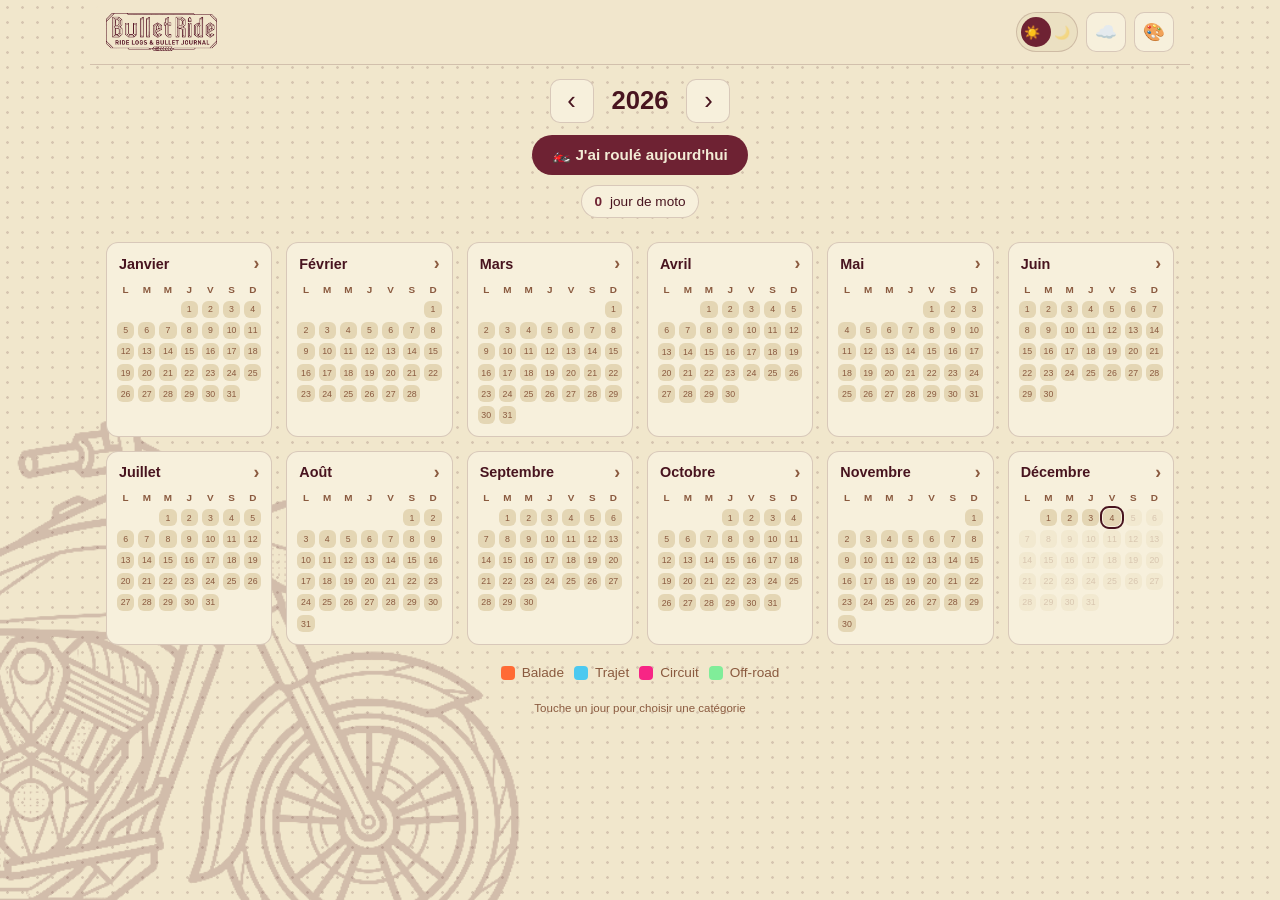
<file: index.html>
<!DOCTYPE html>
<html lang="fr">
<head>
<meta charset="UTF-8" />
<meta name="viewport" content="width=device-width, initial-scale=1, viewport-fit=cover" />
<meta name="theme-color" content="#141414" />
<title>BulletRide</title>
<link rel="manifest" href="manifest.json" />
<link rel="icon" type="image/png" href="favicon.png?v=2" />
<link rel="apple-touch-icon" href="icon-192.png?v=2" />
<meta name="apple-mobile-web-app-capable" content="yes" />
<meta name="apple-mobile-web-app-status-bar-style" content="black-translucent" />
<link rel="stylesheet" href="styles.css" />
</head>
<body>

<img class="page-bg t-ink" src="moto-ink.png?v=1" alt="" aria-hidden="true" />
<img class="page-bg t-cream" src="moto.png?v=1" alt="" aria-hidden="true" />

<div id="toast" class="toast"></div>

<header class="topbar">
  <h1 class="brand">
    <img class="brand-title t-ink" src="titre-ink.png?v=1" alt="BulletRide" />
    <img class="brand-title t-cream" src="titre-cream.png?v=1" alt="BulletRide" />
  </h1>
  <div class="topbar-actions">
    <button id="btn-theme" class="theme-switch" role="switch" aria-label="Thème clair ou sombre">
      <span class="ts-ico ts-sun" aria-hidden="true">☀️</span>
      <span class="ts-ico ts-moon" aria-hidden="true">🌙</span>
      <span class="ts-thumb" aria-hidden="true"></span>
    </button>
    <button id="btn-sync" class="icon-btn" title="Synchronisation">☁️</button>
    <button id="btn-settings" class="icon-btn" title="Catégories">🎨</button>
  </div>
</header>

<nav class="yearbar year-only">
  <button id="btn-prev-year" class="nav-btn" title="Année précédente">‹</button>
  <span id="year-label" class="year-label">2026</span>
  <button id="btn-next-year" class="nav-btn" title="Année suivante">›</button>
</nav>

<div class="today-cta year-only">
  <button id="btn-today" class="btn-today">🏍️ J'ai roulé aujourd'hui</button>
</div>

<section id="stats" class="stats year-only"></section>
<section id="stats-extra" class="stats-extra year-only"></section>

<main id="year-grid" class="year-grid year-only"></main>

<section id="legend" class="legend year-only"></section>

<!-- Vue mensuelle détaillée -->
<main id="month-view" class="month-view hidden">
  <div class="mv-head">
    <button id="mv-back" class="mv-back">‹ Année</button>
    <div class="mv-nav">
      <button id="mv-prev" class="nav-btn" title="Mois précédent">‹</button>
      <span id="mv-title" class="mv-title">Mois</span>
      <button id="mv-next" class="nav-btn" title="Mois suivant">›</button>
    </div>
    <span class="mv-spacer"></span>
  </div>
  <section id="mv-stats" class="stats"></section>
  <div class="mv-wds">
    <span class="wd">L</span><span class="wd">M</span><span class="wd">M</span><span class="wd">J</span><span class="wd">V</span><span class="wd">S</span><span class="wd">D</span>
  </div>
  <div id="mv-grid" class="mv-grid"></div>
  <h3 class="mv-list-title">Sorties du mois</h3>
  <div id="mv-list" class="mv-list"></div>
</main>

<footer class="app-footer">
  <span>Touche un jour pour choisir une catégorie</span>
</footer>

<!-- Modale de choix de catégorie pour un jour -->
<div id="day-overlay" class="overlay hidden">
  <div class="modal">
    <div class="modal-head">
      <h2 id="day-modal-title">Jour</h2>
      <button id="btn-close-day" class="icon-btn" title="Fermer">✕</button>
    </div>
    <p class="hint">Choisis le type de sortie pour ce jour.</p>
    <div id="day-choices" class="day-choices"></div>
    <div class="metrics-row">
      <label class="metric">
        <span class="metric-label">Distance</span>
        <span class="metric-inputs">
          <input id="day-km" type="number" inputmode="numeric" min="0" max="9999" placeholder="0" />
          <span class="metric-unit">km</span>
        </span>
      </label>
      <label class="metric">
        <span class="metric-label">Temps de route</span>
        <span class="metric-inputs">
          <input id="day-h" type="number" inputmode="numeric" min="0" max="99" placeholder="0" />
          <span class="metric-unit">h</span>
          <input id="day-min" type="number" inputmode="numeric" min="0" max="59" placeholder="00" />
          <span class="metric-unit">min</span>
        </span>
      </label>
    </div>
    <label class="note-field">
      <span class="note-label">Note (optionnel)</span>
      <textarea id="day-note" rows="3" maxlength="280" placeholder="Destination, avec qui, ressenti…"></textarea>
    </label>
    <div class="modal-actions modal-actions-end">
      <button id="btn-day-done" class="btn-primary">Terminé</button>
    </div>
  </div>
</div>

<!-- Modale de gestion des catégories -->
<div id="settings-overlay" class="overlay hidden">
  <div class="modal">
    <div class="modal-head">
      <h2>Catégories</h2>
      <button id="btn-close-settings" class="icon-btn" title="Fermer">✕</button>
    </div>
    <p class="hint">Personnalise le nom, la couleur et les valeurs par défaut (km / temps) de chaque catégorie. Les défauts pré-remplissent le jour quand tu choisis la catégorie.</p>
    <div id="cat-editor" class="cat-editor"></div>
    <button id="btn-add-cat" class="btn-secondary">+ Ajouter une catégorie</button>
    <div class="modal-actions">
      <button id="btn-reset-cats" class="btn-ghost">Réinitialiser</button>
      <button id="btn-save-cats" class="btn-primary">Enregistrer</button>
    </div>
  </div>
</div>

<!-- Modale de synchronisation -->
<div id="sync-overlay" class="overlay hidden">
  <div class="modal">
    <div class="modal-head">
      <h2>Synchronisation</h2>
      <button id="btn-close-sync" class="icon-btn" title="Fermer">✕</button>
    </div>

    <p id="sync-status" class="sync-status"></p>

    <!-- Non connecté : formulaire -->
    <div id="sync-form">
      <p class="hint">
        Sauvegarde et synchronise tes données entre appareils via un repo GitHub
        <strong>privé</strong>. Le token reste uniquement sur cet appareil.
      </p>
      <label>Propriétaire (compte GitHub)
        <input id="sync-owner" type="text" placeholder="ex : christophem59" autocapitalize="off" autocomplete="off" spellcheck="false" />
      </label>
      <label>Repo privé
        <input id="sync-repo" type="text" placeholder="ex : bulletride-data" autocapitalize="off" autocomplete="off" spellcheck="false" />
      </label>
      <label>Branche
        <input id="sync-branch" type="text" value="main" autocapitalize="off" autocomplete="off" spellcheck="false" />
      </label>
      <label>Token d'accès personnel (PAT)
        <input id="sync-token" type="password" placeholder="github_pat_…" autocapitalize="off" autocomplete="off" spellcheck="false" />
      </label>
      <p class="hint">
        Crée un token « fine-grained » sur
        github.com/settings/personal-access-tokens, limité à ton repo privé,
        avec la permission <strong>Contents : Read and write</strong>.
        Le fichier <code>bulletride.json</code> sera créé automatiquement.
      </p>
      <div class="modal-actions modal-actions-end">
        <button id="btn-sync-connect" class="btn-primary">Connecter &amp; synchroniser</button>
      </div>
    </div>

    <!-- Connecté : état + actions -->
    <div id="sync-connected" class="hidden">
      <p class="hint">Connecté à <strong id="sync-repo-label">—</strong>. Tes modifications sont sauvegardées automatiquement.</p>
      <div class="modal-actions">
        <button id="btn-sync-disconnect" class="btn-ghost">Déconnecter</button>
        <button id="btn-sync-now" class="btn-primary">Synchroniser maintenant</button>
      </div>
    </div>
  </div>
</div>

<script src="app.js"></script>
</body>
</html>
</file>
<file: styles.css>
/* Thème clair (papier crème) — par défaut */
:root {
  --bg: #F1E7CC;
  --bg-elev: #F7F0DC;
  --bg-elev-2: #EBE0C2;
  --border: rgba(74, 20, 32, 0.18);
  --text: #48141F;
  --text-dim: #8a5a3f;
  --empty-cell: #E4D6B4;
  --accent: #6E2233;
  --on-accent: #F3ECD6;
  --topbar-bg: rgba(241, 231, 204, 0.92);
  --dot: rgba(74, 20, 32, 0.16);
  --radius: 12px;
  --safe-top: env(safe-area-inset-top, 0px);
  --safe-bottom: env(safe-area-inset-bottom, 0px);
}

/* Thème sombre (crème/bordeaux) */
@media (prefers-color-scheme: dark) {
  :root:not([data-theme="light"]) {
    --bg: #17110F;
    --bg-elev: #211A16;
    --bg-elev-2: #2A211C;
    --border: rgba(239, 231, 208, 0.13);
    --text: #EFE7D0;
    --text-dim: #b3a08f;
    --empty-cell: #2C241E;
    --accent: #8A2740;
    --on-accent: #F3ECD6;
    --topbar-bg: rgba(23, 17, 15, 0.92);
    --dot: rgba(239, 231, 208, 0.09);
  }
}
:root[data-theme="dark"] {
  --bg: #17110F;
  --bg-elev: #211A16;
  --bg-elev-2: #2A211C;
  --border: rgba(239, 231, 208, 0.13);
  --text: #EFE7D0;
  --text-dim: #b3a08f;
  --empty-cell: #2C241E;
  --accent: #8A2740;
  --on-accent: #F3ECD6;
  --topbar-bg: rgba(23, 17, 15, 0.92);
  --dot: rgba(239, 231, 208, 0.09);
}

* { box-sizing: border-box; -webkit-tap-highlight-color: transparent; }

.hidden { display: none !important; }

html {
  background-color: var(--bg);
  background-image: radial-gradient(circle, var(--dot) 1px, transparent 1.6px);
  background-size: 15px 15px;
}

html, body {
  margin: 0;
  color: var(--text);
  font-family: -apple-system, BlinkMacSystemFont, "Segoe UI", Roboto, Helvetica, Arial, sans-serif;
  font-size: 16px;
  line-height: 1.4;
}

body {
  padding-bottom: calc(24px + var(--safe-bottom));
  max-width: 1100px;
  margin: 0 auto;
}

/* Top bar */
.topbar {
  position: sticky;
  top: 0;
  z-index: 10;
  display: flex;
  align-items: center;
  justify-content: space-between;
  padding: calc(12px + var(--safe-top)) 16px 12px;
  background: var(--topbar-bg);
  backdrop-filter: blur(8px);
  border-bottom: 1px solid var(--border);
}
.topbar h1 { font-size: 1.25rem; margin: 0; font-weight: 700; letter-spacing: -0.02em; display: flex; align-items: center; }
.brand-title { height: 38px; width: auto; display: block; }

/* Bascule d'image selon le thème (tracé bordeaux clair / crème sombre) */
.t-cream { display: none; }
@media (prefers-color-scheme: dark) {
  :root:not([data-theme="light"]) .t-ink { display: none; }
  :root:not([data-theme="light"]) .t-cream { display: block; }
}
:root[data-theme="dark"] .t-ink { display: none; }
:root[data-theme="dark"] .t-cream { display: block; }

/* Filigrane moto en fond, tronqué ~50 % et collé à gauche */
.page-bg {
  position: fixed;
  left: 0;
  top: 96px;
  width: min(150vw, 1200px);
  height: auto;
  opacity: 0.20;
  z-index: -1;
  pointer-events: none;
  transform: translateX(-50%);
}
.topbar-actions { display: flex; gap: 8px; }

.icon-btn {
  background: var(--bg-elev);
  border: 1px solid var(--border);
  color: var(--text);
  border-radius: 10px;
  width: 40px;
  height: 40px;
  font-size: 1.1rem;
  cursor: pointer;
  display: grid;
  place-items: center;
}
.icon-btn:active { transform: scale(0.94); }

/* Bascule clair/sombre — bouton poussoir type iOS */
.theme-switch {
  position: relative;
  display: inline-flex;
  align-items: center;
  width: 62px;
  height: 40px;
  padding: 0;
  border: 1px solid var(--border);
  border-radius: 999px;
  background: var(--bg-elev-2);
  cursor: pointer;
  flex: none;
}
.theme-switch .ts-ico {
  flex: 1;
  text-align: center;
  font-size: 13px;
  line-height: 1;
  z-index: 2;
  pointer-events: none;
  transition: opacity 0.2s;
}
.theme-switch .ts-thumb {
  position: absolute;
  top: 4px;
  left: 4px;
  width: 30px;
  height: 30px;
  border-radius: 50%;
  background: var(--accent);
  z-index: 1;
  transition: transform 0.22s ease;
}
/* état clair (défaut) : pouce à gauche, lune atténuée */
.theme-switch .ts-moon { opacity: 0.4; }
/* état sombre : pouce à droite, soleil atténué */
@media (prefers-color-scheme: dark) {
  :root:not([data-theme="light"]) .theme-switch .ts-thumb { transform: translateX(24px); }
  :root:not([data-theme="light"]) .theme-switch .ts-sun { opacity: 0.4; }
  :root:not([data-theme="light"]) .theme-switch .ts-moon { opacity: 1; }
}
:root[data-theme="dark"] .theme-switch .ts-thumb { transform: translateX(24px); }
:root[data-theme="dark"] .theme-switch .ts-sun { opacity: 0.4; }
:root[data-theme="dark"] .theme-switch .ts-moon { opacity: 1; }

/* Year navigation */
.yearbar {
  display: flex;
  align-items: center;
  justify-content: center;
  gap: 18px;
  padding: 14px 16px 6px;
}
.nav-btn {
  background: var(--bg-elev);
  border: 1px solid var(--border);
  color: var(--text);
  border-radius: 10px;
  width: 44px;
  height: 44px;
  font-size: 1.6rem;
  line-height: 1;
  cursor: pointer;
}
.nav-btn:active { transform: scale(0.94); }
.year-label { font-size: 1.6rem; font-weight: 700; min-width: 4ch; text-align: center; }

/* État vide (vue mensuelle) */
.mv-empty-state { text-align: center; padding: 20px 0 8px; }
.mv-empty-moto {
  width: min(56%, 190px);
  height: auto;
  opacity: 0.5;
  margin: 0 auto 12px;
}

/* Bouton "aujourd'hui" */
.today-cta { display: flex; justify-content: center; padding: 6px 16px 2px; }
.btn-today {
  background: var(--accent);
  color: var(--on-accent);
  font-weight: 700;
  border: none;
  border-radius: 999px;
  padding: 11px 20px;
  font-size: 0.95rem;
  cursor: pointer;
}
.btn-today:active { transform: scale(0.97); }

/* Stats */
.stats {
  display: flex;
  flex-wrap: wrap;
  gap: 8px;
  padding: 8px 16px 4px;
  justify-content: center;
}
.stat-chip {
  display: flex;
  align-items: center;
  gap: 8px;
  background: var(--bg-elev);
  border: 1px solid var(--border);
  border-radius: 999px;
  padding: 6px 12px;
  font-size: 0.85rem;
}
.stat-chip .dot { width: 10px; height: 10px; border-radius: 50%; flex: none; }
.stat-chip strong { font-weight: 700; }
.stat-chip .stat-total { color: var(--accent); }

/* Stats enrichies */
.stats-extra { padding: 2px 16px 4px; }
.stats-extra-inner {
  max-width: 520px;
  margin: 0 auto;
  background: var(--bg-elev);
  border: 1px solid var(--border);
  border-radius: var(--radius);
  padding: 12px 14px;
}
.stats-summary {
  display: flex;
  flex-wrap: wrap;
  gap: 6px 18px;
  justify-content: center;
  font-size: 0.85rem;
  color: var(--text-dim);
  margin-bottom: 10px;
}
.stats-summary strong { color: var(--text); text-transform: capitalize; }
.month-chart {
  display: grid;
  grid-template-columns: repeat(12, 1fr);
  gap: 5px;
  align-items: end;
  height: 70px;
}
.mc-col { display: flex; flex-direction: column; align-items: center; height: 100%; }
.mc-bar-wrap {
  flex: 1;
  width: 100%;
  display: flex;
  align-items: flex-end;
  justify-content: center;
  min-height: 0;
}
.mc-bar {
  width: 100%;
  max-width: 16px;
  background: var(--accent);
  border-radius: 3px 3px 0 0;
  min-height: 2px;
}
.mc-bar.empty { background: var(--empty-cell); }
.mc-label { font-size: 0.62rem; color: var(--text-dim); margin-top: 4px; }

/* Year grid of months */
.year-grid {
  display: grid;
  grid-template-columns: repeat(auto-fill, minmax(150px, 1fr));
  gap: 14px;
  padding: 14px 16px;
}

.month-card {
  background: var(--bg-elev);
  border: 1px solid var(--border);
  border-radius: var(--radius);
  padding: 10px 10px 12px;
}
.month-title {
  display: flex;
  align-items: center;
  justify-content: space-between;
  width: 100%;
  background: none;
  border: none;
  color: var(--text);
  font-size: 0.9rem;
  font-weight: 700;
  text-transform: capitalize;
  margin: 0 0 8px 0;
  padding: 2px;
  cursor: pointer;
  font-family: inherit;
}
.month-title:active { opacity: 0.7; }
.month-chevron { color: var(--text-dim); font-size: 1.1rem; line-height: 1; }
.weekdays, .days {
  display: grid;
  grid-template-columns: repeat(7, 1fr);
  gap: 4px;
}
.weekdays { margin-bottom: 4px; }
.wd {
  text-align: center;
  font-size: 0.62rem;
  color: var(--text-dim);
  font-weight: 600;
}

.day {
  aspect-ratio: 1 / 1;
  border-radius: 6px;
  background: var(--empty-cell);
  border: none;
  padding: 0;
  cursor: pointer;
  position: relative;
  display: grid;
  place-items: center;
  font-size: 0.6rem;
  color: transparent;
  transition: transform 0.05s ease, background 0.12s ease;
}
.day.blank { background: transparent; cursor: default; }
.day.filled { color: rgba(0, 0, 0, 0.55); font-weight: 700; }
.day.future { opacity: 0.28; cursor: not-allowed; }
.day.today { outline: 2px solid var(--text); outline-offset: 1px; }
.day:not(.blank):not(.future):active { transform: scale(0.85); }
.day .num {
  position: absolute;
  font-size: 0.55rem;
  color: var(--text-dim);
  pointer-events: none;
}
.day.filled .num { color: rgba(0, 0, 0, 0.6); }

/* Indicateur "note" : barre blanche en bas de la case (la couleur de la
   catégorie reste visible en fond). */
.day.has-note::after {
  content: "";
  position: absolute;
  left: 18%;
  right: 18%;
  bottom: 2px;
  height: 3px;
  border-radius: 2px;
  background: #fff;
  box-shadow: 0 0 0 1px rgba(0, 0, 0, 0.35);
  pointer-events: none;
}

/* Legend */
.legend {
  display: flex;
  flex-wrap: wrap;
  gap: 10px;
  padding: 4px 16px 8px;
  justify-content: center;
}
.legend-item {
  display: flex;
  align-items: center;
  gap: 7px;
  font-size: 0.85rem;
  color: var(--text-dim);
}
.legend-item .swatch { width: 14px; height: 14px; border-radius: 4px; flex: none; }

.app-footer {
  text-align: center;
  color: var(--text-dim);
  font-size: 0.72rem;
  padding: 10px 16px 0;
}

/* Vue mensuelle détaillée */
.month-view { padding: 8px 16px 0; }
.mv-head {
  display: flex;
  align-items: center;
  justify-content: space-between;
  gap: 8px;
  padding: 6px 0 4px;
}
.mv-back {
  background: var(--bg-elev);
  border: 1px solid var(--border);
  color: var(--text);
  border-radius: 10px;
  padding: 8px 12px;
  font-size: 0.9rem;
  cursor: pointer;
  font-family: inherit;
  flex: none;
}
.mv-back:active { transform: scale(0.96); }
.mv-nav { display: flex; align-items: center; gap: 12px; }
.mv-title { font-size: 1.15rem; font-weight: 700; text-align: center; min-width: 8ch; }
.mv-spacer { flex: none; width: 84px; }
@media (max-width: 460px) { .mv-spacer { display: none; } }

.mv-wds {
  display: grid;
  grid-template-columns: repeat(7, 1fr);
  gap: 6px;
  margin: 10px 0 4px;
}
.mv-wds .wd { text-align: center; font-size: 0.72rem; color: var(--text-dim); font-weight: 600; }
.mv-grid {
  display: grid;
  grid-template-columns: repeat(7, 1fr);
  gap: 6px;
}
.mv-grid .day {
  aspect-ratio: auto;
  min-height: 52px;
  border-radius: 8px;
}
.mv-grid .day.blank { min-height: 0; }
.mv-grid .num {
  position: static;
  font-size: 0.95rem;
  font-weight: 600;
}

.mv-list-title {
  font-size: 0.95rem;
  color: var(--text-dim);
  font-weight: 600;
  margin: 22px 0 4px;
}
.mv-list { display: flex; flex-direction: column; }
.mv-row {
  display: flex;
  align-items: flex-start;
  gap: 10px;
  width: 100%;
  text-align: left;
  background: none;
  border: none;
  border-top: 1px solid var(--border);
  color: var(--text);
  padding: 12px 2px;
  cursor: pointer;
  font-family: inherit;
}
.mv-row:active { background: var(--bg-elev); }
.mv-dot { width: 12px; height: 12px; border-radius: 3px; flex: none; margin-top: 4px; }
.mv-mid { flex: 1; min-width: 0; }
.mv-row-head { font-size: 0.95rem; }
.mv-row-note { font-size: 0.85rem; color: var(--text-dim); margin-top: 2px; }
.mv-row-metrics {
  text-align: right;
  font-size: 0.85rem;
  color: var(--text-dim);
  white-space: nowrap;
  flex: none;
}
.mv-empty { color: var(--text-dim); font-size: 0.9rem; padding: 12px 2px; }

/* Toast */
.toast {
  position: fixed;
  left: 50%;
  bottom: calc(24px + var(--safe-bottom));
  transform: translateX(-50%) translateY(20px);
  background: var(--bg-elev-2);
  border: 1px solid var(--border);
  color: var(--text);
  padding: 10px 16px;
  border-radius: 10px;
  font-size: 0.9rem;
  opacity: 0;
  pointer-events: none;
  transition: opacity 0.2s, transform 0.2s;
  z-index: 100;
}
.toast.show { opacity: 1; transform: translateX(-50%) translateY(0); }

/* Modal */
.overlay {
  position: fixed;
  inset: 0;
  background: rgba(0, 0, 0, 0.6);
  display: grid;
  place-items: end center;
  z-index: 50;
}
.overlay.hidden { display: none; }
.modal {
  background: var(--bg-elev);
  border: 1px solid var(--border);
  border-top-left-radius: 18px;
  border-top-right-radius: 18px;
  width: 100%;
  max-width: 560px;
  max-height: 88vh;
  overflow-y: auto;
  padding: 18px 18px calc(18px + var(--safe-bottom));
}
@media (min-width: 620px) {
  .overlay { place-items: center; }
  .modal { border-radius: 18px; }
}
.modal-head { display: flex; align-items: center; justify-content: space-between; }
.modal-head h2 { margin: 0; font-size: 1.2rem; }
.hint { color: var(--text-dim); font-size: 0.85rem; margin: 6px 0 14px; }

.cat-editor { display: flex; flex-direction: column; gap: 10px; }
.cat-row {
  display: flex;
  flex-direction: column;
  gap: 8px;
  background: var(--bg-elev-2);
  border: 1px solid var(--border);
  border-radius: 10px;
  padding: 8px 10px;
}
.cat-row-main { display: flex; align-items: center; gap: 10px; }
.cat-row-defaults {
  display: flex;
  align-items: center;
  flex-wrap: wrap;
  gap: 6px;
  padding-left: 2px;
}
.cat-def-label { font-size: 0.78rem; color: var(--text-dim); margin-right: 2px; }
.cat-unit { font-size: 0.8rem; color: var(--text-dim); margin-right: 4px; }
.cat-row-defaults input[type="number"] {
  width: 52px;
  background: var(--bg);
  border: 1px solid var(--border);
  color: var(--text);
  border-radius: 8px;
  padding: 6px 8px;
  font-size: 0.9rem;
}
.cat-row input[type="color"] {
  width: 38px;
  height: 38px;
  border: none;
  background: none;
  padding: 0;
  border-radius: 8px;
  cursor: pointer;
  flex: none;
}
.cat-row input[type="text"] {
  flex: 1;
  background: var(--bg);
  border: 1px solid var(--border);
  color: var(--text);
  border-radius: 8px;
  padding: 9px 10px;
  font-size: 0.95rem;
  min-width: 0;
}
.cat-row .btn-del {
  background: none;
  border: none;
  color: var(--text-dim);
  font-size: 1.2rem;
  cursor: pointer;
  flex: none;
  padding: 4px 6px;
}

/* Choix de catégorie pour un jour */
.day-choices { display: flex; flex-direction: column; gap: 10px; }
.choice {
  display: flex;
  align-items: center;
  gap: 12px;
  width: 100%;
  text-align: left;
  background: var(--bg-elev-2);
  border: 1px solid var(--border);
  border-radius: 12px;
  padding: 14px 14px;
  color: var(--text);
  font-size: 1rem;
  cursor: pointer;
}
.choice:active { transform: scale(0.98); }
.choice.selected { border-color: var(--text); }
.choice .swatch { width: 22px; height: 22px; border-radius: 6px; flex: none; }
.choice .choice-label { flex: 1; }
.choice .check { color: var(--text); font-weight: 700; opacity: 0; }
.choice.selected .check { opacity: 1; }
.choice-clear {
  background: none;
  border: 1px dashed var(--border);
  color: var(--text-dim);
}
.choice-clear .swatch {
  background: repeating-linear-gradient(45deg, #3a3a3a, #3a3a3a 4px, #2a2a2a 4px, #2a2a2a 8px);
}

/* Champ note dans la modale jour */
/* Champs km + temps dans la modale jour */
.metrics-row { display: flex; flex-wrap: wrap; gap: 12px; margin-top: 16px; }
.metric { display: flex; flex-direction: column; gap: 6px; flex: 1; min-width: 130px; }
.metric-label { font-size: 0.8rem; color: var(--text-dim); }
.metric-inputs { display: flex; align-items: center; gap: 6px; }
.metric-inputs input[type="number"] {
  width: 60px;
  background: var(--bg);
  border: 1px solid var(--border);
  color: var(--text);
  border-radius: 8px;
  padding: 9px 10px;
  font-size: 0.95rem;
  font-family: inherit;
}
.metric-unit { font-size: 0.85rem; color: var(--text-dim); }

.note-field { display: block; margin-top: 16px; }
.note-label { display: block; font-size: 0.8rem; color: var(--text-dim); margin-bottom: 6px; }
.note-field textarea {
  width: 100%;
  background: var(--bg);
  border: 1px solid var(--border);
  color: var(--text);
  border-radius: 10px;
  padding: 10px 12px;
  font-size: 0.95rem;
  font-family: inherit;
  resize: vertical;
  min-height: 68px;
}
.modal-actions-end { justify-content: flex-end; }

/* Synchronisation */
.icon-btn.sync-on { border-color: var(--accent); }
.icon-btn.syncing { animation: sync-pulse 1s ease-in-out infinite; }
@keyframes sync-pulse { 0%,100% { opacity: 1; } 50% { opacity: 0.4; } }

#sync-form label, #sync-connected label {
  display: block;
  font-size: 0.85rem;
  color: var(--text-dim);
  margin: 12px 0 0;
}
#sync-form input[type="text"], #sync-form input[type="password"] {
  display: block;
  width: 100%;
  margin-top: 6px;
  background: var(--bg);
  border: 1px solid var(--border);
  color: var(--text);
  border-radius: 10px;
  padding: 10px 12px;
  font-size: 0.95rem;
  font-family: inherit;
}
#sync-form code {
  background: var(--bg);
  border: 1px solid var(--border);
  border-radius: 5px;
  padding: 1px 5px;
  font-size: 0.85em;
}
.sync-status {
  font-size: 0.85rem;
  margin: 6px 0 2px;
  min-height: 1.2em;
  color: var(--text-dim);
}
.sync-status.busy { color: var(--text-dim); }
.sync-status.ok { color: #80ed99; }
.sync-status.err { color: #ff6b6b; }
.sync-status:empty { display: none; }

.btn-secondary, .btn-primary, .btn-ghost {
  border-radius: 10px;
  padding: 11px 16px;
  font-size: 0.95rem;
  cursor: pointer;
  border: 1px solid var(--border);
}
.btn-secondary { width: 100%; margin-top: 12px; background: var(--bg-elev-2); color: var(--text); }
.btn-primary { background: var(--accent); color: var(--on-accent); font-weight: 700; border-color: var(--accent); }
.btn-ghost { background: none; color: var(--text-dim); }
.modal-actions { display: flex; justify-content: space-between; gap: 10px; margin-top: 18px; }
</file>
